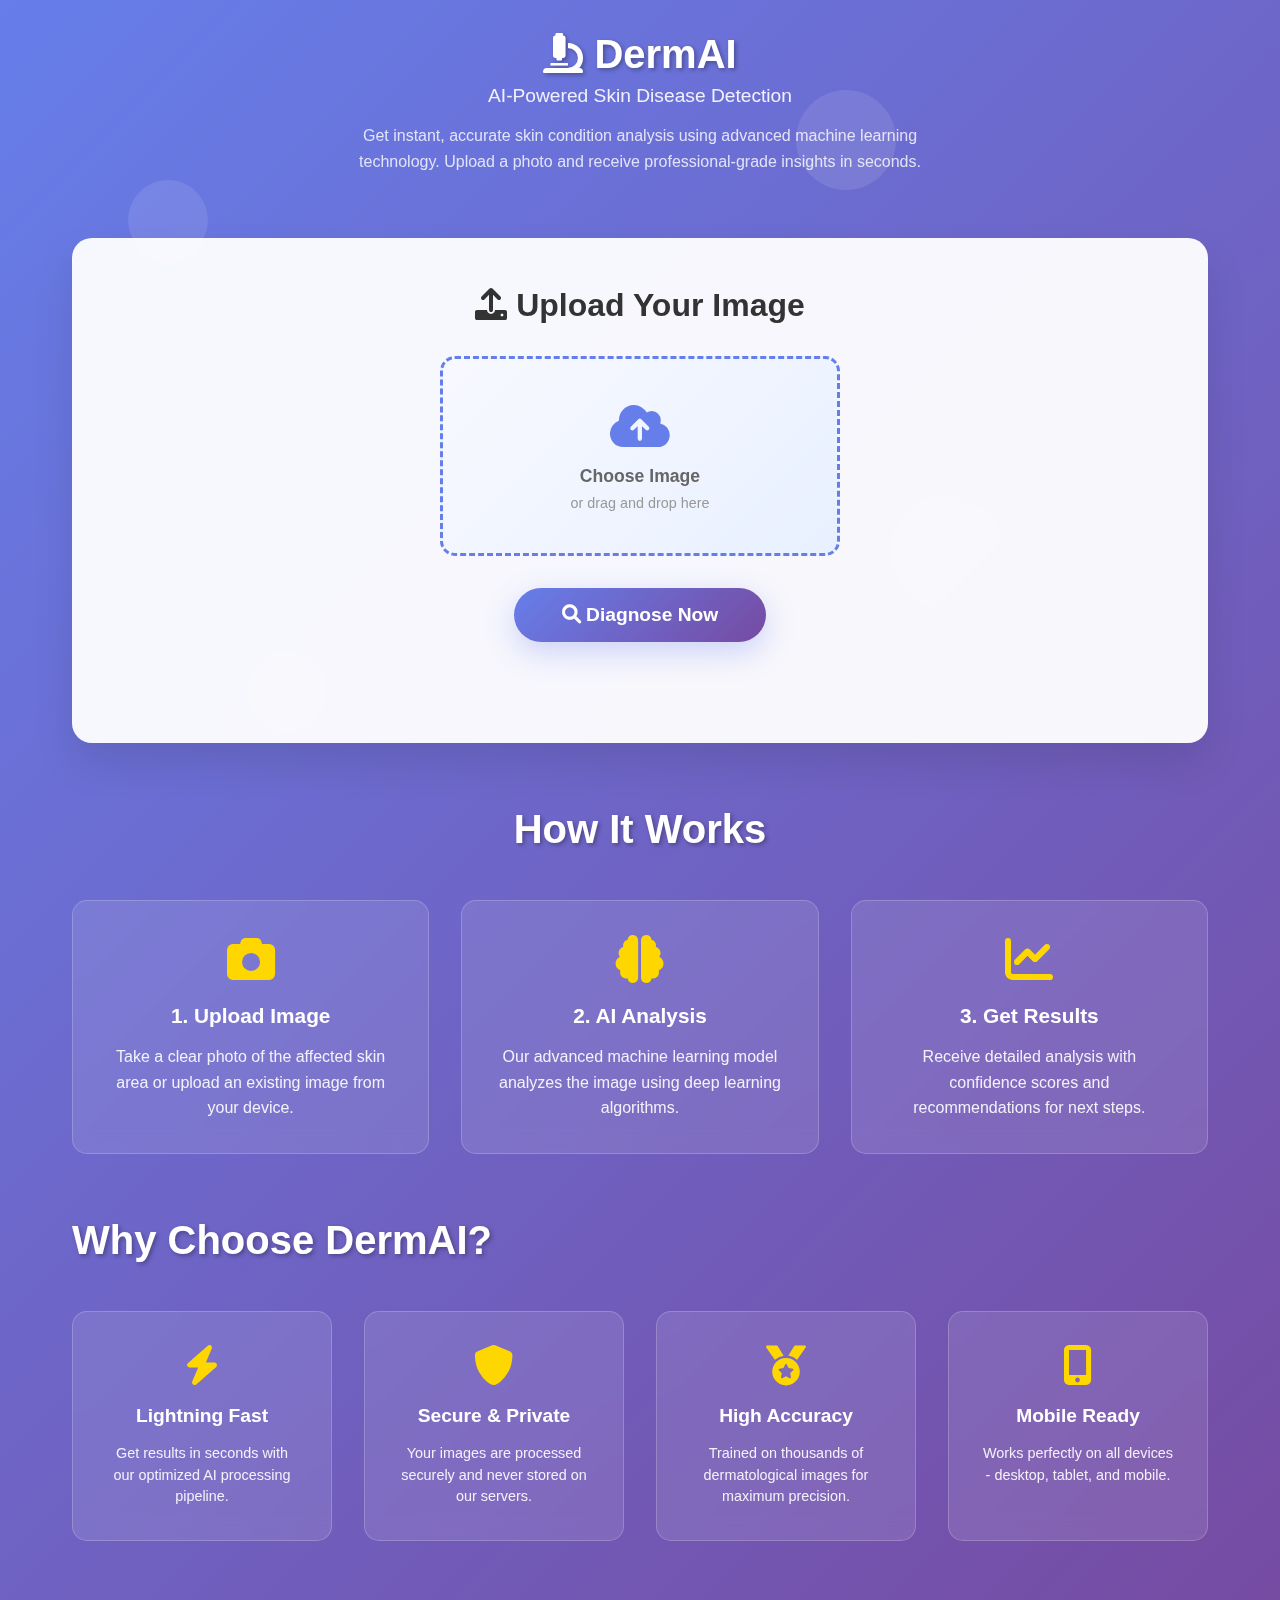
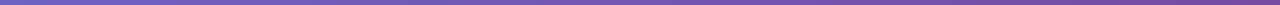
<file: index.html>
<!DOCTYPE html>
<html lang="en">

<head>
    <meta charset="UTF-8">
    <meta name="viewport" content="width=device-width, initial-scale=1.0">
    <title>DermAI - Skin Disease Detection</title>
    <link rel="icon" type="image/png" href="der.png">
   
<link rel="stylesheet" href="index.css">
    <link href="https://cdnjs.cloudflare.com/ajax/libs/font-awesome/6.0.0/css/all.min.css" rel="stylesheet">
   
</head>

<body>
    
    <!-- Animated Background -->
    <div class="bg-animation">
        <div class="floating-shapes">
            <div class="shape"></div>
            <div class="shape"></div>
            <div class="shape"></div>
            <div class="shape"></div>
            <div class="shape"></div>
        </div>
    </div>

    <!-- Header -->
    <div class="header">
        <div class="logo">
            <i class="fas fa-microscope"></i> DermAI
        </div>
        <div class="tagline">AI-Powered Skin Disease Detection</div>
        <div class="subtitle">
            Get instant, accurate skin condition analysis using advanced machine learning technology.
            Upload a photo and receive professional-grade insights in seconds.
        </div>
    </div>

    <div class="container">
        <!-- Upload Section -->
        <div class="upload-section">
            <h2 class="upload-title">
                <i class="fas fa-upload"></i> Upload Your Image
            </h2>
          <form class="upload-form" id="uploadForm">
    <div class="file-upload-container">
        <input type="file" id="fileInput" name="image" class="file-input" accept="image/*" required>
        <label for="fileInput" class="file-upload-btn" id="uploadBtn">
            <i class="fas fa-cloud-upload-alt upload-icon"></i>
            <div class="upload-text">
                <strong>Choose Image</strong>
                <div class="upload-hint">or drag and drop here</div>
            </div>
        </label>
        <div class="file-name" id="fileName"></div>
    </div>
    <button type="submit" class="diagnose-btn" id="diagnoseBtn">
        <i class="fas fa-search"></i> Diagnose Now
    </button>
    <div id="predictionResult" style="margin-top: 20px; font-weight: bold; color: #333;"></div>
  </form>

        </div>

        <!-- How It Works Section -->
        <div class="how-it-works">
            <h2 class="section-title">How It Works</h2>
            <div class="steps-container">
                <div class="step-card">
                    <div class="step-icon">
                        <i class="fas fa-camera"></i>
                    </div>
                    <div class="step-title">1. Upload Image</div>
                    <div class="step-description">
                        Take a clear photo of the affected skin area or upload an existing image from your device.
                    </div>
                </div>
                <div class="step-card">
                    <div class="step-icon">
                        <i class="fas fa-brain"></i>
                    </div>
                    <div class="step-title">2. AI Analysis</div>
                    <div class="step-description">
                        Our advanced machine learning model analyzes the image using deep learning algorithms.
                    </div>
                </div>
                <div class="step-card">
                    <div class="step-icon">
                        <i class="fas fa-chart-line"></i>
                    </div>
                    <div class="step-title">3. Get Results</div>
                    <div class="step-description">
                        Receive detailed analysis with confidence scores and recommendations for next steps.
                    </div>
                </div>
            </div>
        </div>

        <!-- Features Section -->
        <div class="features">
            <h2 class="section-title">Why Choose DermAI?</h2>
            <div class="features-grid">
                <div class="feature-card">
                    <div class="feature-icon">
                        <i class="fas fa-bolt"></i>
                    </div>
                    <div class="feature-title">Lightning Fast</div>
                    <div class="feature-description">
                        Get results in seconds with our optimized AI processing pipeline.
                    </div>
                </div>
                <div class="feature-card">
                    <div class="feature-icon">
                        <i class="fas fa-shield-alt"></i>
                    </div>
                    <div class="feature-title">Secure & Private</div>
                    <div class="feature-description">
                        Your images are processed securely and never stored on our servers.
                    </div>
                </div>
                <div class="feature-card">
                    <div class="feature-icon">
                        <i class="fas fa-medal"></i>
                    </div>
                    <div class="feature-title">High Accuracy</div>
                    <div class="feature-description">
                        Trained on thousands of dermatological images for maximum precision.
                    </div>
                </div>
                <div class="feature-card">
                    <div class="feature-icon">
                        <i class="fas fa-mobile-alt"></i>
                    </div>
                    <div class="feature-title">Mobile Ready</div>
                    <div class="feature-description">
                        Works perfectly on all devices - desktop, tablet, and mobile.
                    </div>
                </div>
            </div>
        </div>
    </div>

    <!-- Loading Overlay -->
    <div class="loading-overlay" id="loadingOverlay">
        <div class="loading-content">
            <div class="loading-spinner"></div>
            <div class="loading-text">Analyzing Your Image...</div>
            <div class="loading-subtext">Our AI is examining the skin condition</div>
        </div>
    </div>

    <script>
        // File upload handling
        const fileInput = document.getElementById('fileInput');
        const uploadBtn = document.getElementById('uploadBtn');
        const fileName = document.getElementById('fileName');
        const uploadForm = document.getElementById('uploadForm');
        const loadingOverlay = document.getElementById('loadingOverlay');
        const diagnoseBtn = document.getElementById('diagnoseBtn');

        // File input change handler
        fileInput.addEventListener('change', function (e) {
            const file = e.target.files[0];
            if (file) {
                fileName.textContent = `Selected: ${file.name}`;
                fileName.style.display = 'block';
                uploadBtn.classList.add('pulse');

                // Show preview if it's an image
                if (file.type.startsWith('image/')) {
                    const reader = new FileReader();
                    reader.onload = function (e) {
                        uploadBtn.style.backgroundImage = `url(${e.target.result})`;
                        uploadBtn.style.backgroundSize = 'cover';
                        uploadBtn.style.backgroundPosition = 'center';
                        uploadBtn.innerHTML = '<div style="background: rgba(0,0,0,0.7); padding: 1rem; border-radius: 10px; color: white;"><i class="fas fa-check"></i> Image Selected</div>';
                    };
                    reader.readAsDataURL(file);
                }
            }
        });

        // Drag and drop functionality
        uploadBtn.addEventListener('dragover', function (e) {
            e.preventDefault();
            uploadBtn.style.borderColor = '#5a6fd8';
            uploadBtn.style.background = 'linear-gradient(135deg, #e8f0ff 0%, #d0e4ff 100%)';
        });

        uploadBtn.addEventListener('dragleave', function (e) {
            e.preventDefault();
            uploadBtn.style.borderColor = '#667eea';
            uploadBtn.style.background = 'linear-gradient(135deg, #f8f9ff 0%, #e8f0ff 100%)';
        });

        uploadBtn.addEventListener('drop', function (e) {
            e.preventDefault();
            const files = e.dataTransfer.files;
            if (files.length > 0) {
                fileInput.files = files;
                fileInput.dispatchEvent(new Event('change'));
            }
            uploadBtn.style.borderColor = '#667eea';
            uploadBtn.style.background = 'linear-gradient(135deg, #f8f9ff 0%, #e8f0ff 100%)';
        });

        // Form submission with loading animation
// Form submission with loading animation
uploadForm.addEventListener('submit', function (e) {
    e.preventDefault();

    const file = fileInput.files[0];
    if (!file) {
        alert('Please select an image first!');
        return;
    }

    loadingOverlay.style.display = 'flex';

    const reader = new FileReader();
    reader.onloadend = async () => {
        const base64Image = reader.result.split(',')[1]; // Remove the prefix
        try {
            const response = await fetch("https://hardey067-dermai-skin-detector.hf.space/run/predict", {
                method: "POST",
                headers: { "Content-Type": "application/json" },
                body: JSON.stringify({ data: [`data:image/jpeg;base64,${base64Image}`] })
            });

            const result = await response.json();

            // Handle data gracefully
            const prediction = result.prediction || result.data?.[0] || "No prediction returned";
            const image_url = reader.result; // Save uploaded image preview as base64

            const heatmap_url = result.heatmap_url || "default_heatmap.jpg";
            const alt_1 = result.alt_1 || "Alternative 1";
            const alt_2 = result.alt_2 || "Alternative 2";

            // Save results to localStorage
            localStorage.setItem("prediction", prediction);
            localStorage.setItem("image_url", reader.result)
            localStorage.setItem("heatmap_url", heatmap_url);
            localStorage.setItem("alt_1", alt_1);
            localStorage.setItem("alt_2", alt_2);

            // Navigate to result page
            window.location.href = "result.html";
        } catch (error) {
            alert("Error: " + error.message);
        } finally {
            loadingOverlay.style.display = 'none';
        }
    };

    reader.readAsDataURL(file);
});


        // Add some interactive animations
        document.addEventListener('DOMContentLoaded', function () {
            // Animate cards on scroll
            const cards = document.querySelectorAll('.step-card, .feature-card');

            const observer = new IntersectionObserver((entries) => {
                entries.forEach(entry => {
                    if (entry.isIntersecting) {
                        entry.target.style.animation = 'fadeInUp 0.6s ease forwards';
                    }
                });
            });

            cards.forEach(card => {
                observer.observe(card);
            });

            // Add CSS for fadeInUp animation
            const style = document.createElement('style');
            style.textContent = `
                @keyframes fadeInUp {
                    from {
                        opacity: 0;
                        transform: translateY(30px);
                    }
                    to {
                        opacity: 1;
                        transform: translateY(0);
                    }
                }
            `;
            document.head.appendChild(style);
        });

        // Add some particle effects
        function createParticle() {
            const particle = document.createElement('div');
            particle.style.position = 'fixed';
            particle.style.width = '4px';
            particle.style.height = '4px';
            particle.style.background = 'rgba(255, 255, 255, 0.8)';
            particle.style.borderRadius = '50%';
            particle.style.pointerEvents = 'none';
            particle.style.zIndex = '1';
            particle.style.left = Math.random() * window.innerWidth + 'px';
            particle.style.top = '-10px';
            particle.style.animation = 'fall 3s linear forwards';

            document.body.appendChild(particle);

            setTimeout(() => {
                particle.remove();
            }, 3000);
        }

        // Create falling particles occasionally
        setInterval(createParticle, 2000);

        // Add CSS for falling animation
        const particleStyle = document.createElement('style');
        particleStyle.textContent = `
            @keyframes fall {
                to {
                    transform: translateY(100vh);
                    opacity: 0;
                }
            }
        `;
        document.head.appendChild(particleStyle);
    </script>
</body>

</html>
</file>
<file: index.css>
* {
            margin: 0;
            padding: 0;
            box-sizing: border-box;
        }

        body {
            font-family: 'Segoe UI', Tahoma, Geneva, Verdana, sans-serif;
            background: linear-gradient(135deg, #667eea 0%, #764ba2 100%);
            min-height: 100vh;
            overflow-x: hidden;
            position: relative;
        }

        /* Animated Background */
        .bg-animation {
            position: fixed;
            top: 0;
            left: 0;
            width: 100%;
            height: 100%;
            z-index: -1;
            overflow: hidden;
        }

        .floating-shapes {
            position: absolute;
            width: 100%;
            height: 100%;
        }

        .shape {
            position: absolute;
            border-radius: 50%;
            background: rgba(255, 255, 255, 0.1);
            animation: float 6s ease-in-out infinite;
        }

        .shape:nth-child(1) {
            width: 80px;
            height: 80px;
            top: 20%;
            left: 10%;
            animation-delay: 0s;
        }

        .shape:nth-child(2) {
            width: 120px;
            height: 120px;
            top: 60%;
            right: 10%;
            animation-delay: -2s;
        }

        .shape:nth-child(3) {
            width: 60px;
            height: 60px;
            bottom: 20%;
            left: 20%;
            animation-delay: -4s;
        }

        .shape:nth-child(4) {
            width: 100px;
            height: 100px;
            top: 10%;
            right: 30%;
            animation-delay: -1s;
        }

        .shape:nth-child(5) {
            width: 140px;
            height: 140px;
            bottom: 30%;
            right: 20%;
            animation-delay: -3s;
        }

        @keyframes float {
            0%, 100% { transform: translateY(0px) rotate(0deg); }
            50% { transform: translateY(-20px) rotate(180deg); }
        }

        /* Header */
        .header {
            text-align: center;
            padding: 2rem 0;
            color: white;
            position: relative;
            z-index: 10;
        }

        .logo {
            font-size: 2.5rem;
            font-weight: bold;
            margin-bottom: 0.5rem;
            text-shadow: 2px 2px 4px rgba(0,0,0,0.3);
        }

        .tagline {
            font-size: 1.2rem;
            opacity: 0.9;
            margin-bottom: 1rem;
        }

        .subtitle {
            font-size: 1rem;
            opacity: 0.8;
            max-width: 600px;
            margin: 0 auto;
            line-height: 1.6;
        }

        /* Main Container */
        .container {
            max-width: 1200px;
            margin: 0 auto;
            padding: 0 2rem;
            position: relative;
            z-index: 10;
        }

        /* Upload Section */
        .upload-section {
            background: rgba(255, 255, 255, 0.95);
            backdrop-filter: blur(10px);
            border-radius: 20px;
            padding: 3rem;
            margin: 2rem 0;
            box-shadow: 0 20px 40px rgba(0,0,0,0.1);
            border: 1px solid rgba(255,255,255,0.2);
            transform: translateY(0);
            transition: transform 0.3s ease;
        }

        .upload-section:hover {
            transform: translateY(-5px);
        }

        .upload-title {
            text-align: center;
            color: #333;
            margin-bottom: 2rem;
            font-size: 2rem;
            font-weight: 600;
        }

        .upload-form {
            display: flex;
            flex-direction: column;
            align-items: center;
            gap: 2rem;
        }

        .file-upload-container {
            position: relative;
            width: 100%;
            max-width: 400px;
        }

        .file-input {
            display: none;
        }

        .file-upload-btn {
            display: flex;
            flex-direction: column;
            align-items: center;
            justify-content: center;
            width: 100%;
            height: 200px;
            border: 3px dashed #667eea;
            border-radius: 15px;
            background: linear-gradient(135deg, #f8f9ff 0%, #e8f0ff 100%);
            cursor: pointer;
            transition: all 0.3s ease;
            position: relative;
            overflow: hidden;
        }

        .file-upload-btn:hover {
            border-color: #5a6fd8;
            background: linear-gradient(135deg, #e8f0ff 0%, #d0e4ff 100%);
            transform: scale(1.02);
        }

        .file-upload-btn::before {
            content: '';
            position: absolute;
            top: 0;
            left: -100%;
            width: 100%;
            height: 100%;
            background: linear-gradient(90deg, transparent, rgba(255,255,255,0.6), transparent);
            transition: left 0.5s ease;
        }

        .file-upload-btn:hover::before {
            left: 100%;
        }

        .upload-icon {
            font-size: 3rem;
            color: #667eea;
            margin-bottom: 1rem;
        }

        .upload-text {
            color: #666;
            font-size: 1.1rem;
            text-align: center;
        }

        .upload-hint {
            color: #999;
            font-size: 0.9rem;
            margin-top: 0.5rem;
        }

        .file-name {
            margin-top: 1rem;
            padding: 0.5rem 1rem;
            background: #e8f5e8;
            border-radius: 25px;
            color: #4a7c4a;
            font-size: 0.9rem;
            display: none;
        }

        .diagnose-btn {
            background: linear-gradient(135deg, #667eea 0%, #764ba2 100%);
            color: white;
            border: none;
            padding: 1rem 3rem;
            border-radius: 50px;
            font-size: 1.2rem;
            font-weight: 600;
            cursor: pointer;
            transition: all 0.3s ease;
            box-shadow: 0 10px 30px rgba(102, 126, 234, 0.3);
            position: relative;
            overflow: hidden;
        }

        .diagnose-btn:hover {
            transform: translateY(-3px);
            box-shadow: 0 15px 40px rgba(102, 126, 234, 0.4);
        }

        .diagnose-btn:active {
            transform: translateY(-1px);
        }

        .diagnose-btn::before {
            content: '';
            position: absolute;
            top: 0;
            left: -100%;
            width: 100%;
            height: 100%;
            background: linear-gradient(90deg, transparent, rgba(255,255,255,0.3), transparent);
            transition: left 0.5s ease;
        }

        .diagnose-btn:hover::before {
            left: 100%;
        }

        /* Loading Animation */
        .loading-overlay {
            position: fixed;
            top: 0;
            left: 0;
            width: 100%;
            height: 100%;
            background: rgba(102, 126, 234, 0.9);
            backdrop-filter: blur(10px);
            display: none;
            justify-content: center;
            align-items: center;
            z-index: 1000;
        }

        .loading-content {
            text-align: center;
            color: white;
        }

        .loading-spinner {
            width: 80px;
            height: 80px;
            border: 4px solid rgba(255,255,255,0.3);
            border-top: 4px solid white;
            border-radius: 50%;
            animation: spin 1s linear infinite;
            margin: 0 auto 2rem;
        }

        @keyframes spin {
            0% { transform: rotate(0deg); }
            100% { transform: rotate(360deg); }
        }

        .loading-text {
            font-size: 1.5rem;
            margin-bottom: 1rem;
        }

        .loading-subtext {
            font-size: 1rem;
            opacity: 0.8;
        }

        /* How It Works Section */
        .how-it-works {
            margin: 4rem 0;
            text-align: center;
        }

        .section-title {
            color: white;
            font-size: 2.5rem;
            font-weight: 600;
            margin-bottom: 3rem;
            text-shadow: 2px 2px 4px rgba(0,0,0,0.3);
        }

        .steps-container {
            display: grid;
            grid-template-columns: repeat(auto-fit, minmax(300px, 1fr));
            gap: 2rem;
            margin-top: 2rem;
        }

        .step-card {
            background: rgba(255, 255, 255, 0.1);
            backdrop-filter: blur(10px);
            border-radius: 15px;
            padding: 2rem;
            border: 1px solid rgba(255,255,255,0.2);
            transition: all 0.3s ease;
            color: white;
        }

        .step-card:hover {
            transform: translateY(-10px);
            background: rgba(255, 255, 255, 0.15);
        }

        .step-icon {
            font-size: 3rem;
            margin-bottom: 1rem;
            color: #ffd700;
        }

        .step-title {
            font-size: 1.3rem;
            font-weight: 600;
            margin-bottom: 1rem;
        }

        .step-description {
            font-size: 1rem;
            opacity: 0.9;
            line-height: 1.6;
        }

        /* Features Section */
        .features {
            margin: 4rem 0;
        }

        .features-grid {
            display: grid;
            grid-template-columns: repeat(auto-fit, minmax(250px, 1fr));
            gap: 2rem;
        }

        .feature-card {
            background: rgba(255, 255, 255, 0.1);
            backdrop-filter: blur(10px);
            border-radius: 15px;
            padding: 2rem;
            text-align: center;
            border: 1px solid rgba(255,255,255,0.2);
            transition: all 0.3s ease;
            color: white;
        }

        .feature-card:hover {
            transform: translateY(-5px);
            background: rgba(255, 255, 255, 0.15);
        }

        .feature-icon {
            font-size: 2.5rem;
            margin-bottom: 1rem;
            color: #ffd700;
        }

        .feature-title {
            font-size: 1.2rem;
            font-weight: 600;
            margin-bottom: 1rem;
        }

        .feature-description {
            font-size: 0.9rem;
            opacity: 0.9;
            line-height: 1.5;
        }

        /* Responsive Design */
        @media (max-width: 768px) {
            .container {
                padding: 0 1rem;
            }
            
            .upload-section {
                padding: 2rem;
            }
            
            .logo {
                font-size: 2rem;
            }
            
            .section-title {
                font-size: 2rem;
            }
            
            .steps-container {
                grid-template-columns: 1fr;
            }
            
            .features-grid {
                grid-template-columns: 1fr;
            }
        }

        /* Pulse animation for upload area */
        .pulse {
            animation: pulse 2s infinite;
        }

        @keyframes pulse {
            0% { box-shadow: 0 0 0 0 rgba(102, 126, 234, 0.7); }
            70% { box-shadow: 0 0 0 10px rgba(102, 126, 234, 0); }
            100% { box-shadow: 0 0 0 0 rgba(102, 126, 234, 0); }
        }
</file>
